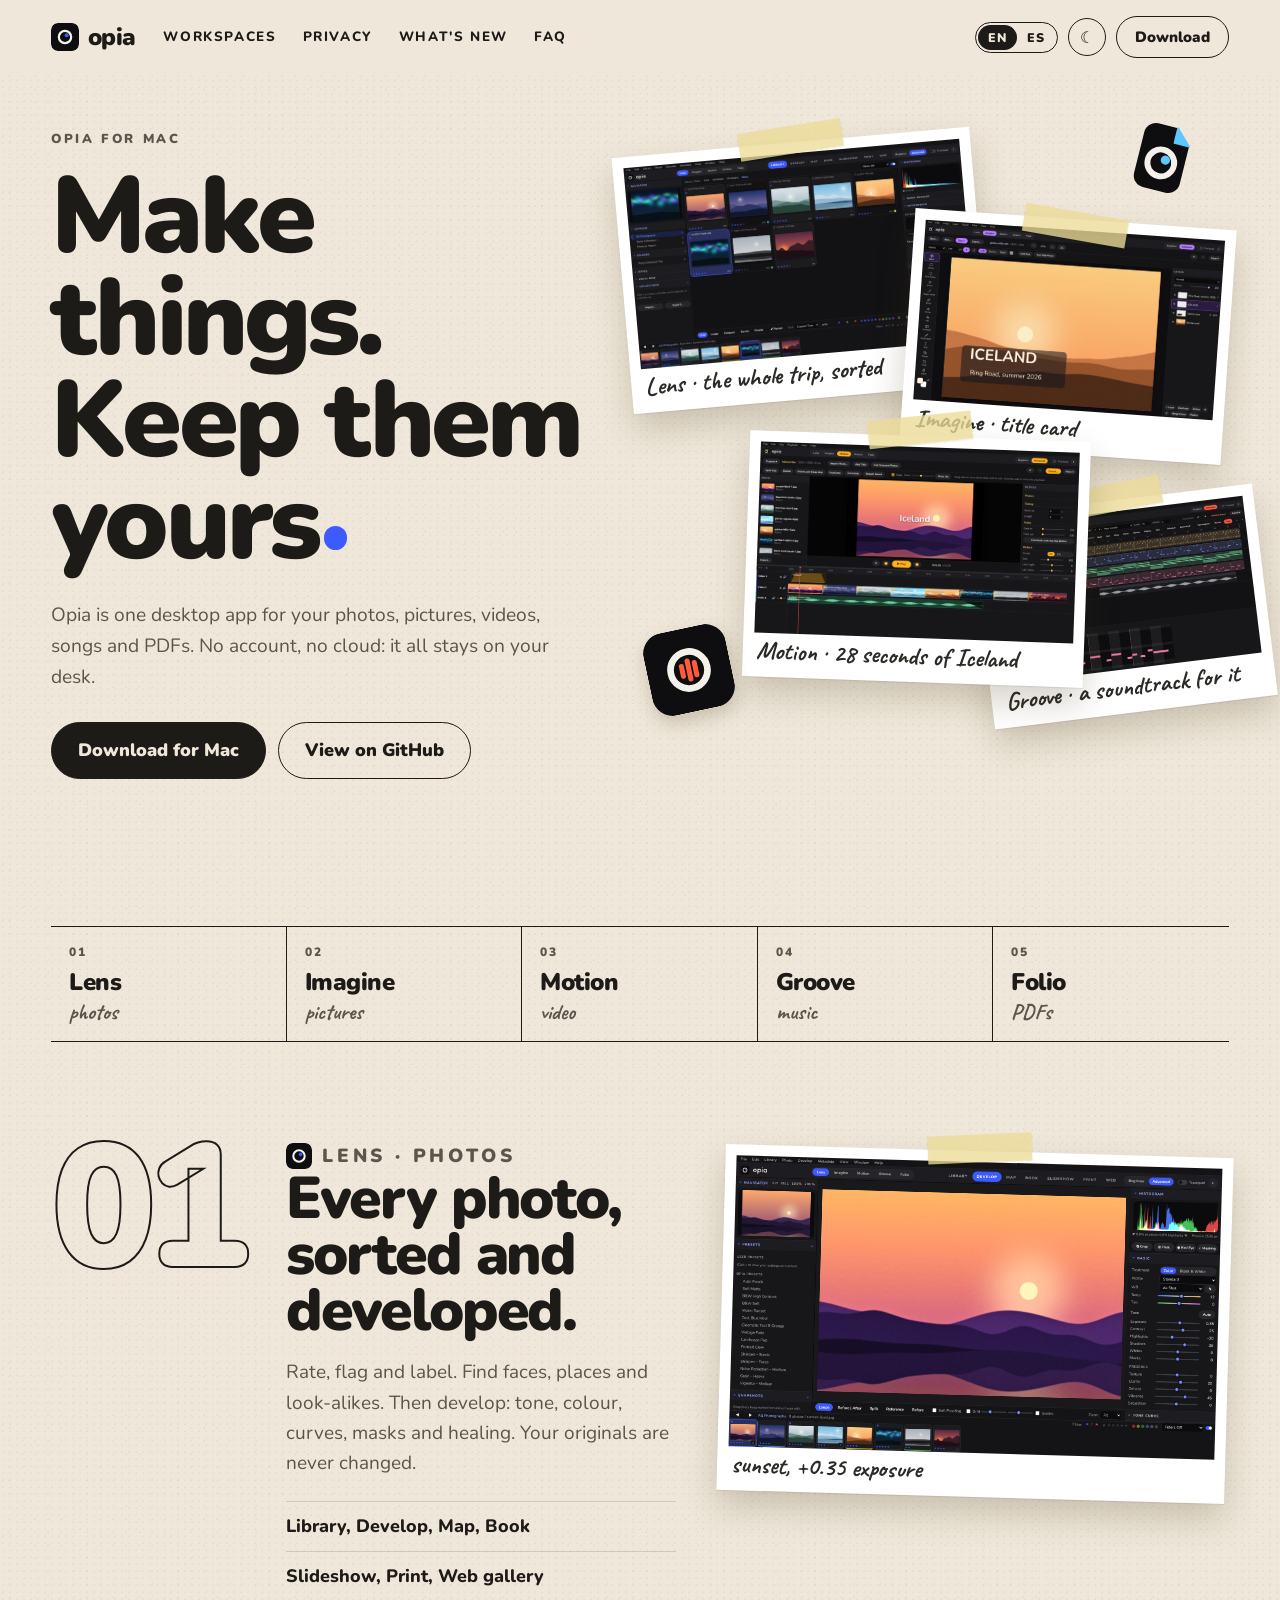
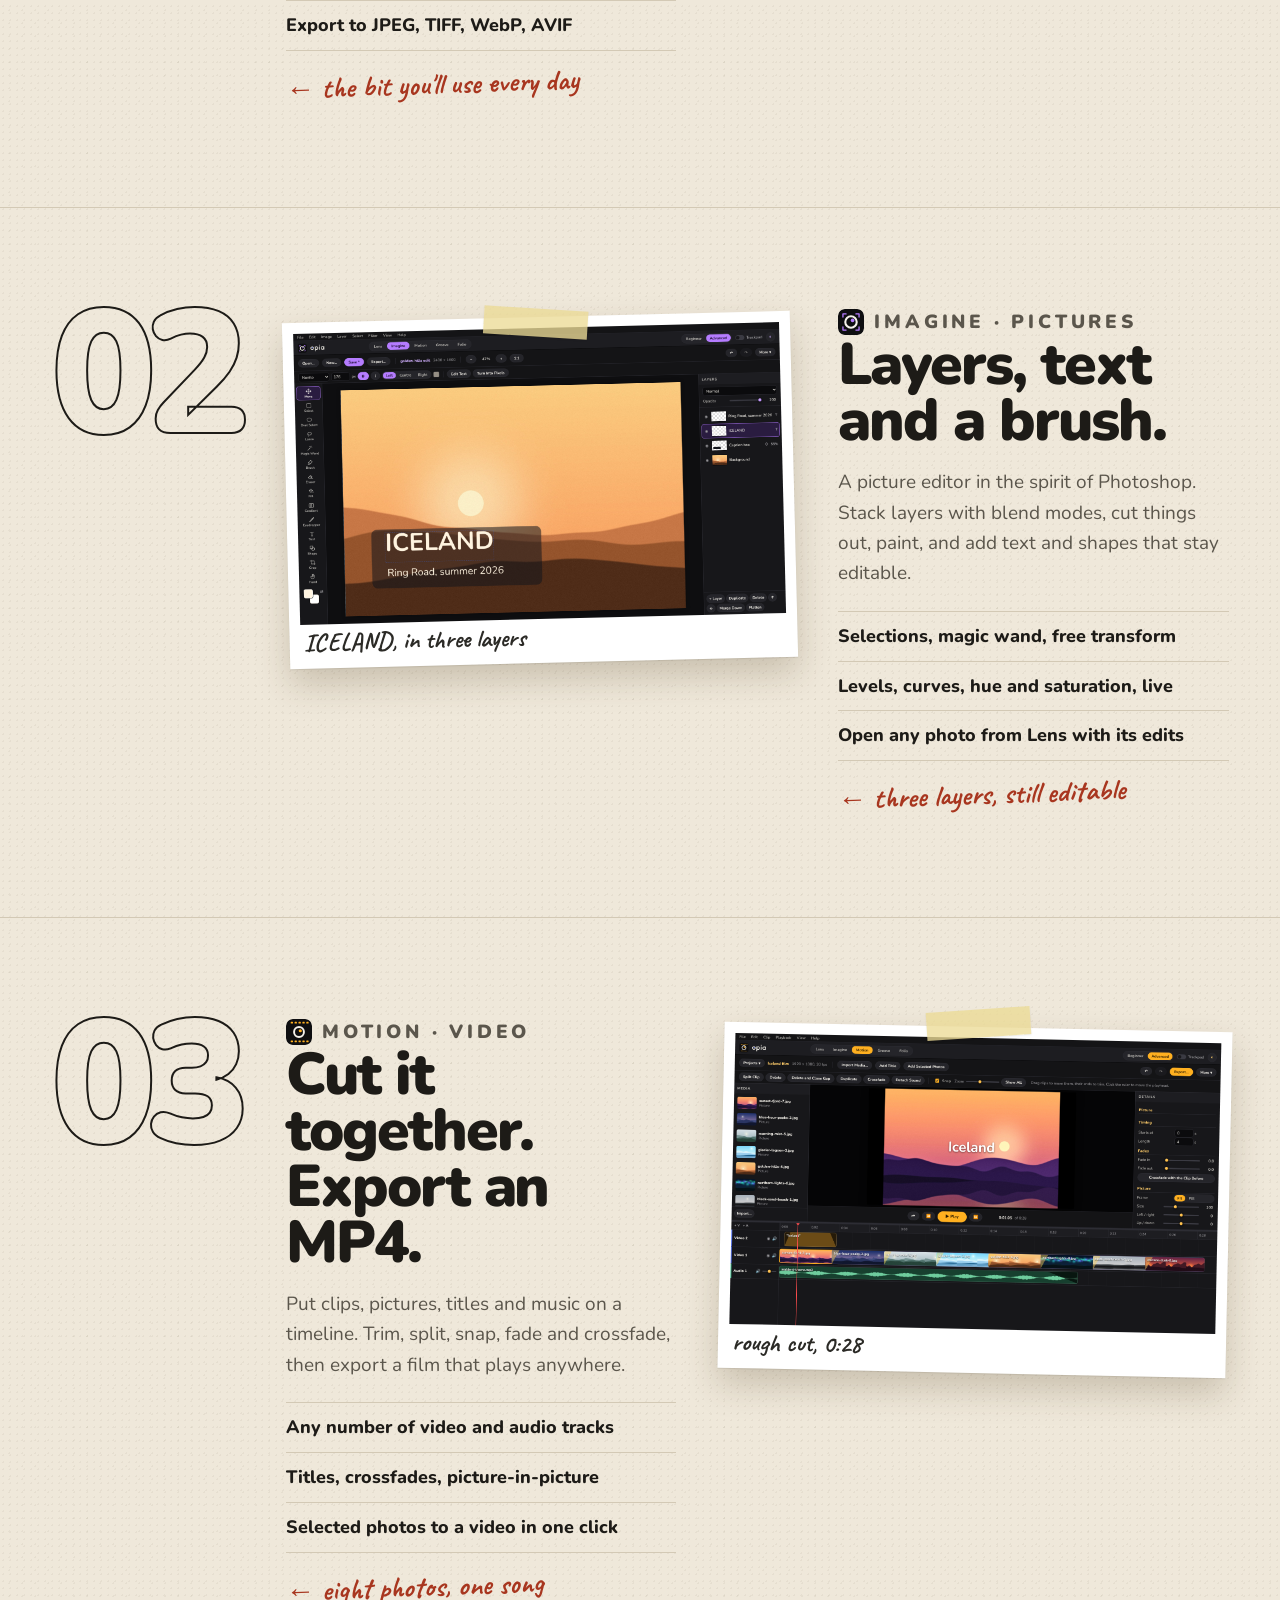
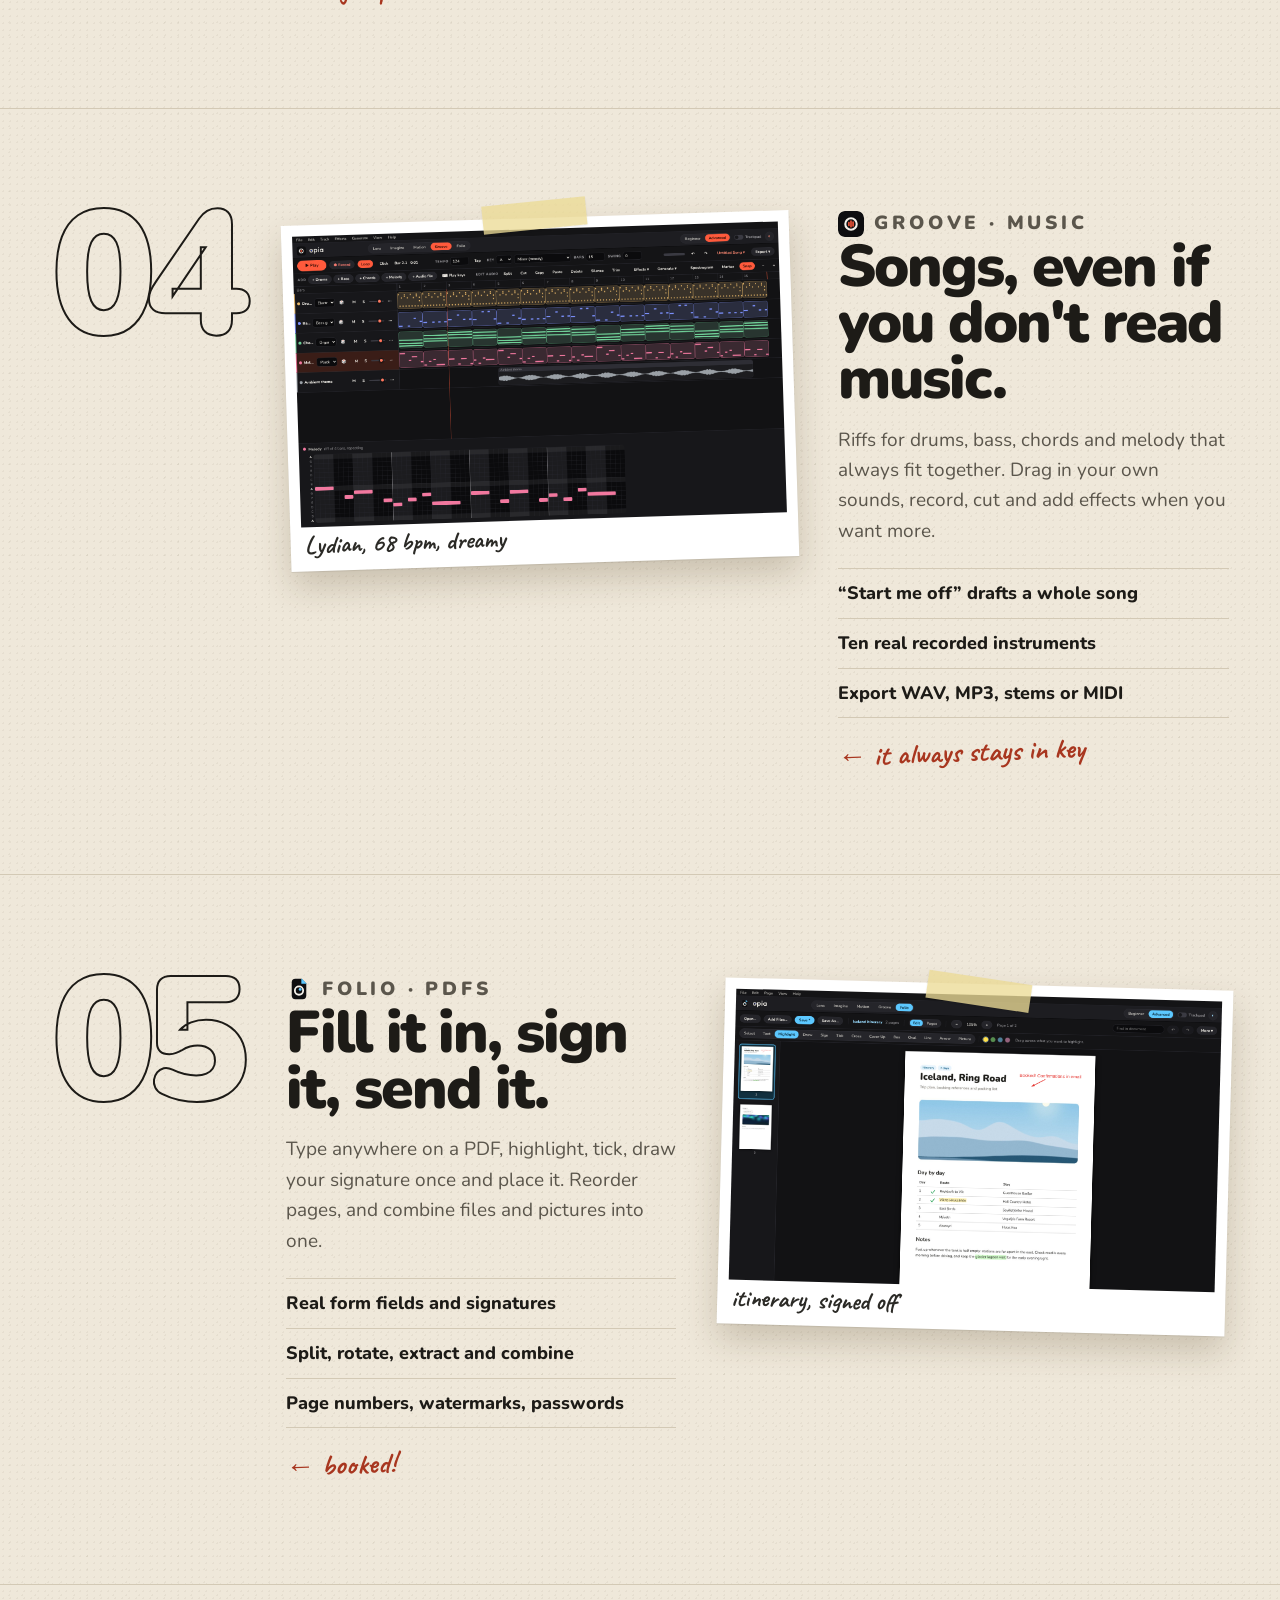
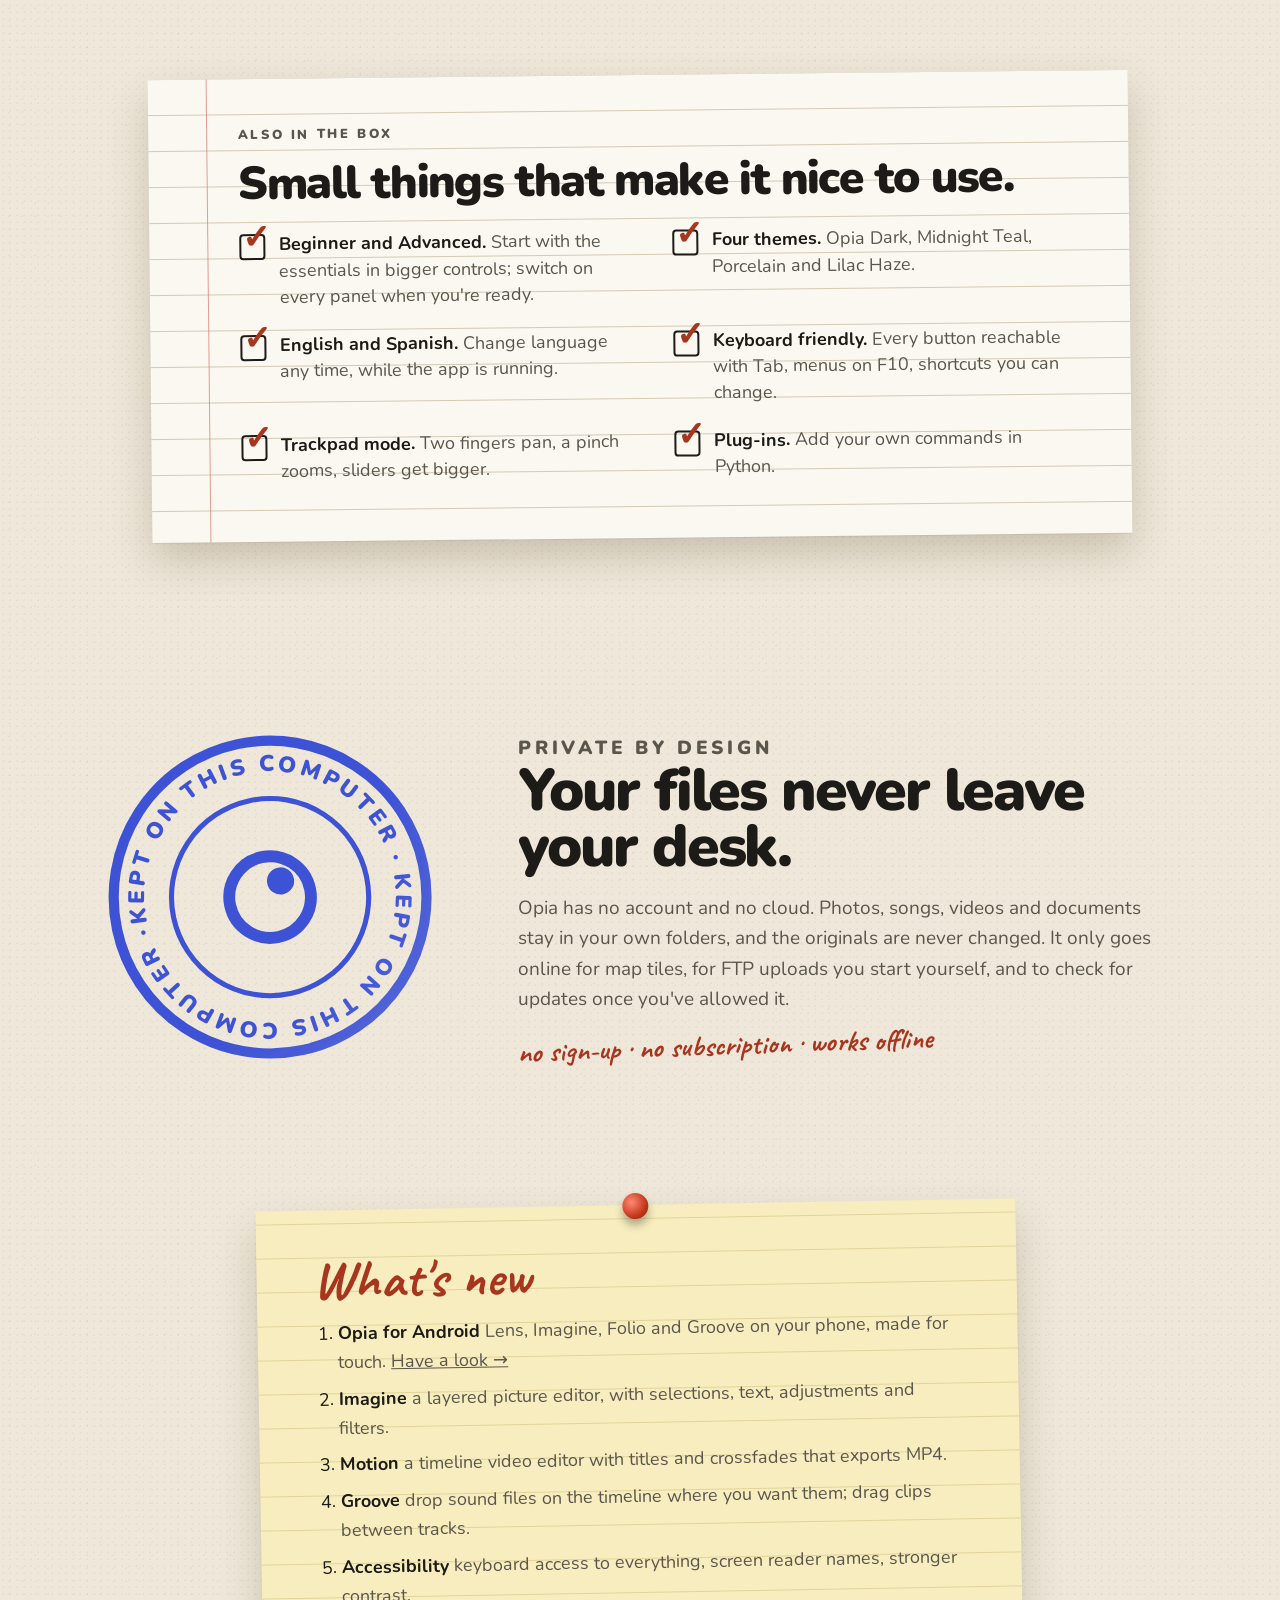
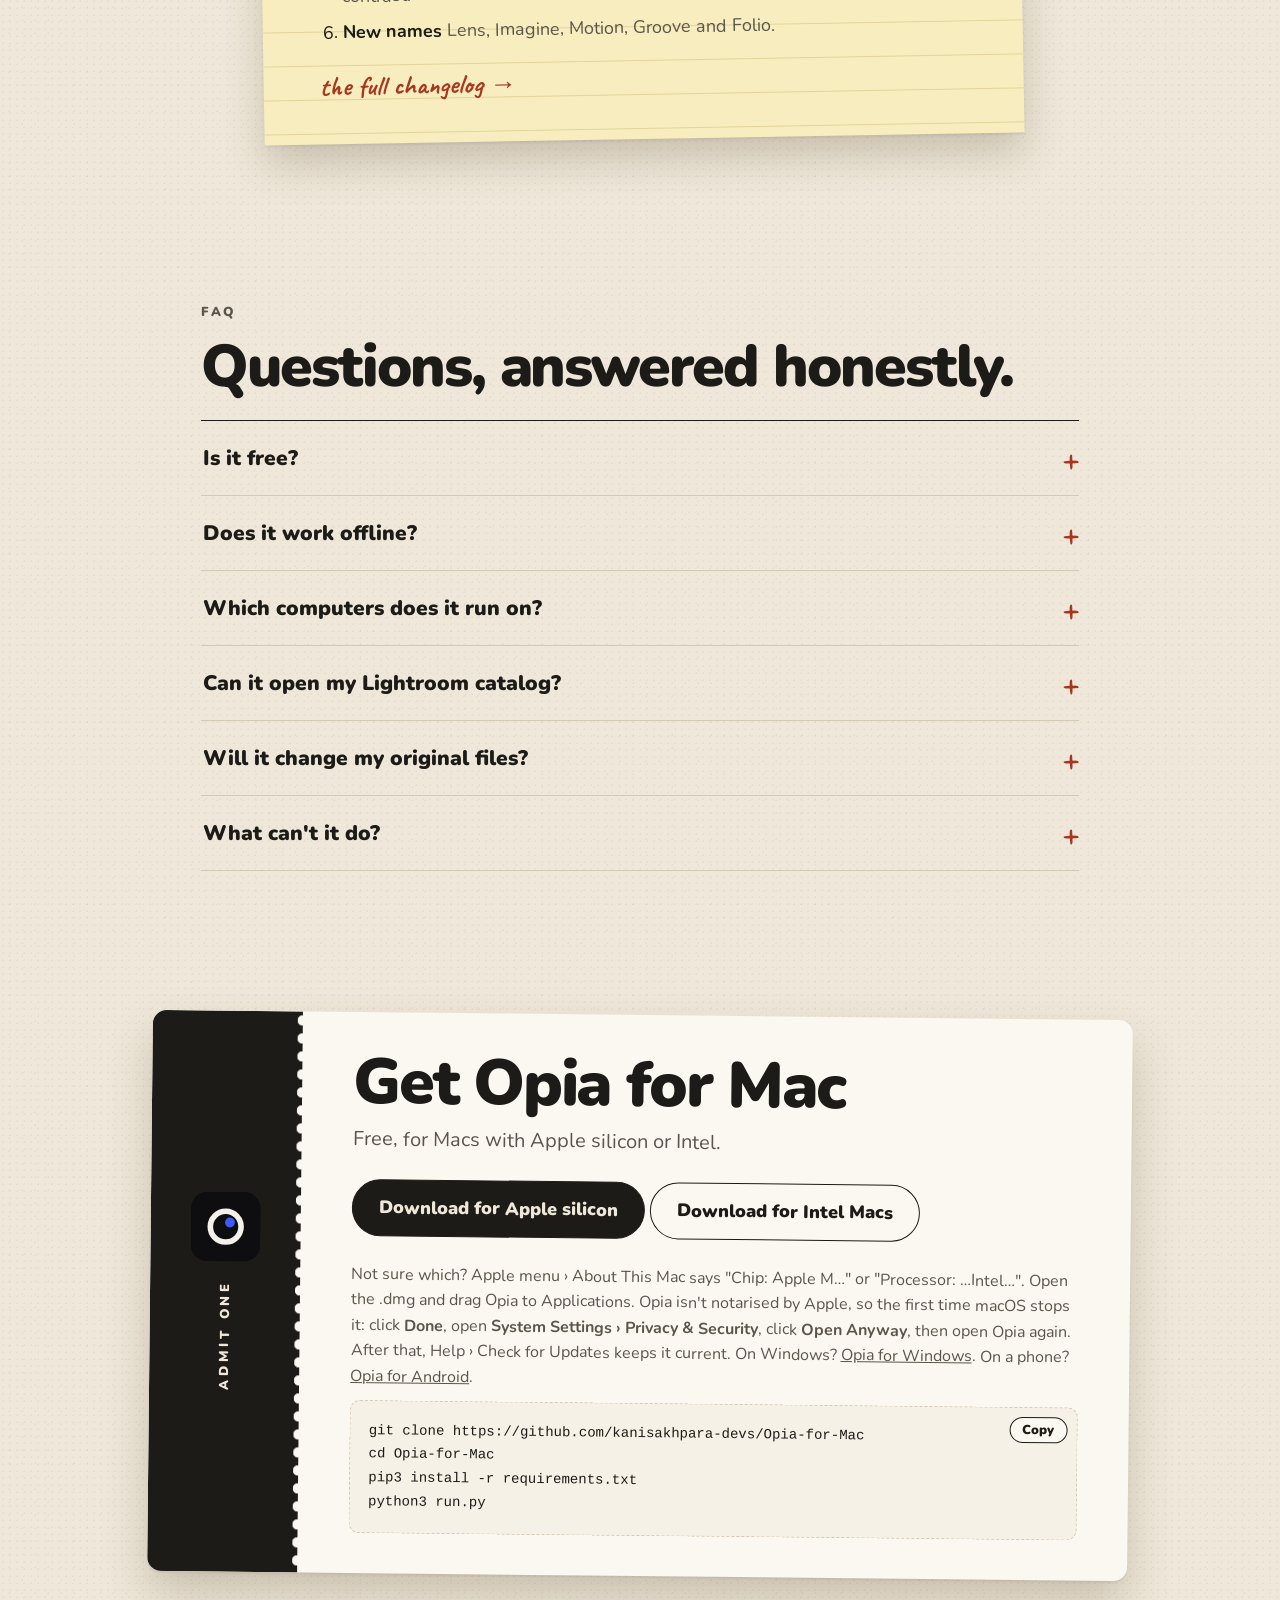
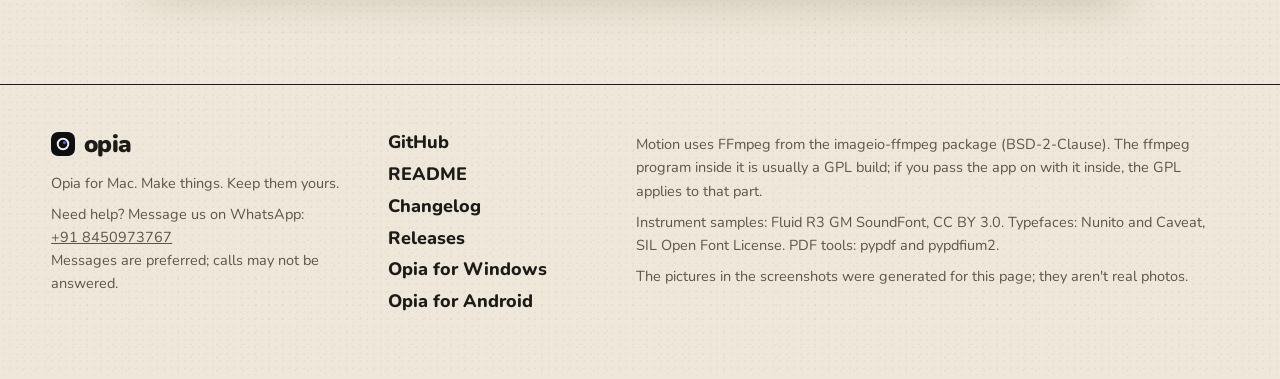
<file: docs/index.html>
<!doctype html>
<html lang="en" data-theme="light">
<head>
<meta charset="utf-8">
<meta name="viewport" content="width=device-width, initial-scale=1">
<title>Opia for Mac: make things, keep them yours</title>
<meta name="description" content="Opia is a free desktop app with five workspaces: Lens for photos, Imagine for pictures, Motion for video, Groove for music and Folio for PDFs. Everything stays on your computer.">
<meta property="og:title" content="Opia for Mac">
<meta property="og:description" content="Make things. Keep them yours. Photos, pictures, video, music and PDFs in one desktop app.">
<meta property="og:image" content="readme/banner.png">
<meta name="theme-color" content="#efe8da">
<link rel="icon" href="assets/opia-icon.svg">
<link rel="preload" href="assets/Caveat.ttf" as="font" type="font/ttf" crossorigin>
<link rel="stylesheet" href="site.css">
<script>/* hide what animates in only when the script can show it again; keep the visitor's theme from the first paint */
document.documentElement.classList.add('js'); try { if (localStorage.getItem('opia-site-theme') === 'dark') document.documentElement.dataset.theme = 'dark'; } catch (e) {}</script>
</head>
<body>
<a class="skip" href="#main" data-i18n="skip">Skip to content</a>

<header class="top">
  <a class="brand" href="#top" aria-label="Opia for Mac, back to the top"><img src="assets/opia-icon.svg" alt="" width="28" height="28"><span>opia</span></a>
  <nav class="links" aria-label="Sections">
    <a href="#workspaces" data-i18n="nav.ws">Workspaces</a>
    <a href="#private" data-i18n="nav.private">Privacy</a>
    <a href="#new" data-i18n="nav.new">What's new</a>
    <a href="#faq" data-i18n="nav.faq">FAQ</a>
  </nav>
  <div class="controls">
    <div class="lang" role="group" aria-label="Language">
      <button type="button" data-lang="en" aria-pressed="true">EN</button><button type="button" data-lang="es" aria-pressed="false">ES</button>
    </div>
    <button type="button" class="theme" aria-label="Switch to the dark theme"><span class="sun" aria-hidden="true">☀</span><span class="moon" aria-hidden="true">☾</span></button>
    <a class="pill" href="#download" data-i18n="nav.download">Download</a>
  </div>
</header>

<main id="main">
  <!-- the desk -->
  <section class="hero" id="top">
    <div class="hero-copy">
      <p class="kicker plain" data-i18n="hero.k">Opia for Mac</p>
      <h1 data-i18n="hero.title">Make things.<br>Keep them yours<span class="dot" aria-hidden="true"></span></h1>
      <p class="sub" data-i18n="hero.sub">Opia is one desktop app for your photos, pictures, videos, songs and PDFs. No account, no cloud: it all stays on your desk.</p>
      <div class="cta">
        <a class="pill ink big" href="#download" data-i18n="hero.download">Download for Mac</a>
        <a class="pill big" href="https://github.com/kanisakhpara-devs/Opia-for-Mac" data-i18n="hero.github">View on GitHub</a>
      </div>
      <p class="note hand write" data-i18n="hero.note">↓ five workspaces, one app</p>
    </div>
    <div class="desk" aria-hidden="true">
      <figure class="print drop" style="--r:-5deg; --d:0"><span class="tape"></span><img src="readme/photos.png" alt="" width="1600" height="960"><figcaption class="hand" data-i18n="hero.c1">Lens · the whole trip, sorted</figcaption></figure>
      <figure class="print drop" style="--r:4deg; --d:1"><span class="tape" style="--t:6deg"></span><img src="readme/image.png" alt="" width="1600" height="960"><figcaption class="hand" data-i18n="hero.c2">Imagine · title card</figcaption></figure>
      <figure class="print drop" style="--r:2deg; --d:2"><span class="tape" style="--t:-8deg"></span><img src="readme/video.png" alt="" width="1600" height="960"><figcaption class="hand" data-i18n="hero.c3">Motion · 28 seconds of Iceland</figcaption></figure>
      <figure class="print drop" style="--r:-7deg; --d:3"><span class="tape"></span><img src="readme/music.png" alt="" width="1600" height="960"><figcaption class="hand" data-i18n="hero.c4">Groove · a soundtrack for it</figcaption></figure>
      <img class="sticker drop" src="assets/opia-music-icon.svg" alt="" style="--r:-12deg; --d:4">
      <img class="sticker drop" src="assets/opia-pdf-icon.svg" alt="" style="--r:14deg; --d:5">
    </div>
  </section>

  <!-- contents -->
  <nav class="index" id="workspaces" aria-label="Workspaces">
    <a href="#lens" style="--c:#3d5afe"><small>01</small>Lens<span data-i18n="ix.1">photos</span></a>
    <a href="#imagine" style="--c:#8a4fe0"><small>02</small>Imagine<span data-i18n="ix.2">pictures</span></a>
    <a href="#motion" style="--c:#c27800"><small>03</small>Motion<span data-i18n="ix.3">video</span></a>
    <a href="#groove" style="--c:#c4381d"><small>04</small>Groove<span data-i18n="ix.4">music</span></a>
    <a href="#folio" style="--c:#0f75b0"><small>05</small>Folio<span data-i18n="ix.5">PDFs</span></a>
  </nav>

  <!-- the five spreads -->
  <section class="spread" id="lens" aria-labelledby="h-lens">
    <div class="num" aria-hidden="true">01</div>
    <div class="words">
      <p class="kicker"><img src="assets/opia-icon.svg" alt="" width="26" height="26"><span data-i18n="lens.k">Lens · photos</span></p>
      <h2 id="h-lens" data-i18n="lens.h">Every photo, sorted and developed.</h2>
      <p data-i18n="lens.p">Rate, flag and label. Find faces, places and look-alikes. Then develop: tone, colour, curves, masks and healing. Your originals are never changed.</p>
      <ul>
        <li data-i18n="lens.1">Library, Develop, Map, Book</li>
        <li data-i18n="lens.2">Slideshow, Print, Web gallery</li>
        <li data-i18n="lens.3">Export to JPEG, TIFF, WebP, AVIF</li>
      </ul>
      <p class="margin hand write" data-i18n="lens.m">← the bit you'll use every day</p>
    </div>
    <figure class="print settle" style="--r:1.6deg"><span class="tape"></span><img src="readme/develop.png" alt="Lens, developing a sunset photo: exposure, contrast and vibrance raised" width="1600" height="960" loading="lazy"><figcaption class="hand" data-i18n="lens.c">sunset, +0.35 exposure</figcaption></figure>
  </section>

  <section class="spread flip" id="imagine" aria-labelledby="h-imagine">
    <div class="num" aria-hidden="true">02</div>
    <div class="words">
      <p class="kicker"><img src="assets/opia-image-icon.svg" alt="" width="26" height="26"><span data-i18n="imagine.k">Imagine · pictures</span></p>
      <h2 id="h-imagine" data-i18n="imagine.h">Layers, text and a brush.</h2>
      <p data-i18n="imagine.p">A picture editor in the spirit of Photoshop. Stack layers with blend modes, cut things out, paint, and add text and shapes that stay editable.</p>
      <ul>
        <li data-i18n="imagine.1">Selections, magic wand, free transform</li>
        <li data-i18n="imagine.2">Levels, curves, hue and saturation, live</li>
        <li data-i18n="imagine.3">Open any photo from Lens with its edits</li>
      </ul>
      <p class="margin hand write" data-i18n="imagine.m">← three layers, still editable</p>
    </div>
    <figure class="print settle" style="--r:-1.4deg"><span class="tape" style="--t:5deg"></span><img src="readme/image.png" alt="Imagine, with a caption box and two editable text layers over a photo" width="1600" height="960" loading="lazy"><figcaption class="hand" data-i18n="imagine.c">ICELAND, in three layers</figcaption></figure>
  </section>

  <section class="spread" id="motion" aria-labelledby="h-motion">
    <div class="num" aria-hidden="true">03</div>
    <div class="words">
      <p class="kicker"><img src="assets/opia-video-icon.svg" alt="" width="26" height="26"><span data-i18n="motion.k">Motion · video</span></p>
      <h2 id="h-motion" data-i18n="motion.h">Cut it together. Export an MP4.</h2>
      <p data-i18n="motion.p">Put clips, pictures, titles and music on a timeline. Trim, split, snap, fade and crossfade, then export a film that plays anywhere.</p>
      <ul>
        <li data-i18n="motion.1">Any number of video and audio tracks</li>
        <li data-i18n="motion.2">Titles, crossfades, picture-in-picture</li>
        <li data-i18n="motion.3">Selected photos to a video in one click</li>
      </ul>
      <p class="margin hand write" data-i18n="motion.m">← eight photos, one song</p>
    </div>
    <figure class="print settle" style="--r:1.2deg"><span class="tape" style="--t:-5deg"></span><img src="readme/video.png" alt="Motion, with a title over a photo and a timeline of photo clips and music" width="1600" height="960" loading="lazy"><figcaption class="hand" data-i18n="motion.c">rough cut, 0:28</figcaption></figure>
  </section>

  <section class="spread flip" id="groove" aria-labelledby="h-groove">
    <div class="num" aria-hidden="true">04</div>
    <div class="words">
      <p class="kicker"><img src="assets/opia-music-icon.svg" alt="" width="26" height="26"><span data-i18n="groove.k">Groove · music</span></p>
      <h2 id="h-groove" data-i18n="groove.h">Songs, even if you don't read music.</h2>
      <p data-i18n="groove.p">Riffs for drums, bass, chords and melody that always fit together. Drag in your own sounds, record, cut and add effects when you want more.</p>
      <ul>
        <li data-i18n="groove.1">“Start me off” drafts a whole song</li>
        <li data-i18n="groove.2">Ten real recorded instruments</li>
        <li data-i18n="groove.3">Export WAV, MP3, stems or MIDI</li>
      </ul>
      <p class="margin hand write" data-i18n="groove.m">← it always stays in key</p>
    </div>
    <figure class="print settle" style="--r:-1.8deg"><span class="tape"></span><img src="readme/music.png" alt="Groove, with drums, bass, chords and melody riffs and an ambient audio track" width="1600" height="960" loading="lazy"><figcaption class="hand" data-i18n="groove.c">Lydian, 68 bpm, dreamy</figcaption></figure>
  </section>

  <section class="spread" id="folio" aria-labelledby="h-folio">
    <div class="num" aria-hidden="true">05</div>
    <div class="words">
      <p class="kicker"><img src="assets/opia-pdf-icon.svg" alt="" width="26" height="26"><span data-i18n="folio.k">Folio · PDFs</span></p>
      <h2 id="h-folio" data-i18n="folio.h">Fill it in, sign it, send it.</h2>
      <p data-i18n="folio.p">Type anywhere on a PDF, highlight, tick, draw your signature once and place it. Reorder pages, and combine files and pictures into one.</p>
      <ul>
        <li data-i18n="folio.1">Real form fields and signatures</li>
        <li data-i18n="folio.2">Split, rotate, extract and combine</li>
        <li data-i18n="folio.3">Page numbers, watermarks, passwords</li>
      </ul>
      <p class="margin hand write" data-i18n="folio.m">← booked!</p>
    </div>
    <figure class="print settle" style="--r:1.5deg"><span class="tape" style="--t:7deg"></span><img src="readme/pdf.png" alt="Folio, with highlighted text, ticks and a handwritten-style note on an itinerary" width="1600" height="960" loading="lazy"><figcaption class="hand" data-i18n="folio.c">itinerary, signed off</figcaption></figure>
  </section>

  <!-- also in the box: a ticked list on ruled paper -->
  <section class="sheet" aria-labelledby="h-box">
    <p class="kicker plain" data-i18n="box.k">Also in the box</p>
    <h2 id="h-box" data-i18n="box.h">Small things that make it nice to use.</h2>
    <ul class="checklist">
      <li class="tick-in"><b data-i18n="b1.t">Beginner and Advanced.</b> <span data-i18n="b1.p">Start with the essentials in bigger controls; switch on every panel when you're ready.</span></li>
      <li class="tick-in"><b data-i18n="b2.t">Four themes.</b> <span data-i18n="b2.p">Opia Dark, Midnight Teal, Porcelain and Lilac Haze.</span></li>
      <li class="tick-in"><b data-i18n="b3.t">English and Spanish.</b> <span data-i18n="b3.p">Change language any time, while the app is running.</span></li>
      <li class="tick-in"><b data-i18n="b4.t">Keyboard friendly.</b> <span data-i18n="b4.p">Every button reachable with Tab, menus on F10, shortcuts you can change.</span></li>
      <li class="tick-in"><b data-i18n="b5.t">Trackpad mode.</b> <span data-i18n="b5.p">Two fingers pan, a pinch zooms, sliders get bigger.</span></li>
      <li class="tick-in"><b data-i18n="b6.t">Plug-ins.</b> <span data-i18n="b6.p">Add your own commands in Python.</span></li>
    </ul>
  </section>

  <!-- privacy: a rubber stamp -->
  <section class="private" id="private" aria-labelledby="h-private">
    <div class="stamp" aria-hidden="true"><svg viewBox="0 0 200 200"><defs><path id="ring" d="M100 100 m-74 0 a74 74 0 1 1 148 0 a74 74 0 1 1 -148 0"/></defs><circle cx="100" cy="100" r="92" class="s1"/><circle cx="100" cy="100" r="58" class="s2"/><text><textPath href="#ring" data-i18n="st.ring">KEPT ON THIS COMPUTER · KEPT ON THIS COMPUTER · </textPath></text><circle cx="100" cy="100" r="24" class="s3"/><circle cx="108" cy="92" r="8" class="s4"/></svg></div>
    <div class="words">
      <p class="kicker plain" data-i18n="p.k">Private by design</p>
      <h2 id="h-private" data-i18n="p.h">Your files never leave your desk.</h2>
      <p data-i18n="p.p">Opia has no account and no cloud. Photos, songs, videos and documents stay in your own folders, and the originals are never changed. It only goes online for map tiles, for FTP uploads you start yourself, and to check for updates once you've allowed it.</p>
      <p class="margin hand write" data-i18n="p.m">no sign-up · no subscription · works offline</p>
    </div>
  </section>

  <!-- what's new: a pinned memo -->
  <section class="memo-wrap" id="new" aria-labelledby="h-new">
    <div class="memo settle" style="--r:-1deg">
      <span class="pin" aria-hidden="true"></span>
      <h2 id="h-new" class="hand" data-i18n="n.h">What's new</h2>
      <ol>
        <li><b>Opia for Android</b> <span data-i18n="n6">Lens, Imagine, Folio and Groove on your phone, made for touch. <a href="https://kanisakhpara-devs.github.io/Opia-for-Android/">Have a look →</a></span></li>
        <li><b>Imagine</b> <span data-i18n="n1">a layered picture editor, with selections, text, adjustments and filters.</span></li>
        <li><b>Motion</b> <span data-i18n="n2">a timeline video editor with titles and crossfades that exports MP4.</span></li>
        <li><b>Groove</b> <span data-i18n="n3">drop sound files on the timeline where you want them; drag clips between tracks.</span></li>
        <li><b data-i18n="n4.t">Accessibility</b> <span data-i18n="n4">keyboard access to everything, screen reader names, stronger contrast.</span></li>
        <li><b data-i18n="n5.t">New names</b> <span data-i18n="n5">Lens, Imagine, Motion, Groove and Folio.</span></li>
      </ol>
      <a class="hand more" href="https://github.com/kanisakhpara-devs/Opia-for-Mac/blob/main/CHANGELOG.md" data-i18n="n.more">the full changelog →</a>
    </div>
  </section>

  <!-- FAQ on ruled lines -->
  <section class="faq" id="faq" aria-labelledby="h-faq">
    <p class="kicker plain">FAQ</p>
    <h2 id="h-faq" data-i18n="q.h">Questions, answered honestly.</h2>
    <div class="qs">
      <details><summary data-i18n="q1">Is it free?</summary><p data-i18n="a1">Yes. There is nothing to pay and no account to make. The project hasn't chosen an open-source licence yet, so for now the code is shared to look at and run, not to reuse.</p></details>
      <details><summary data-i18n="q2">Does it work offline?</summary><p data-i18n="a2">Yes. Everything runs on your computer. Only the map in Lens needs the internet, to fetch map tiles.</p></details>
      <details><summary data-i18n="q3">Which computers does it run on?</summary><p data-i18n="a3">Macs with Apple silicon (M1 and later) and Macs with Intel processors; there's a download for each. It's an alpha: every build is opened and checked on GitHub's Macs, but it hasn't been tried on many real ones yet. For Windows there's <a href="https://kanisakhpara-devs.github.io/Opia-for-Windows/">Opia for Windows</a>.</p></details>
      <details><summary data-i18n="q4">Can it open my Lightroom catalog?</summary><p data-i18n="a4">No. Lens has its own catalog format. It reads XMP sidecar files, so ratings, keywords and edits saved that way come across.</p></details>
      <details><summary data-i18n="q5">Will it change my original files?</summary><p data-i18n="a5">No. Edits are stored separately, and Imagine, Motion and Folio save new files. Your originals are only overwritten if you choose to save over them.</p></details>
      <details><summary data-i18n="q6">What can't it do?</summary><p data-i18n="a6">Photo editing is 8-bit, Imagine has no PSD support or layer masks, Motion has no speed changes or keyframes, and Folio can't rewrite existing PDF text or read scans. The README lists every limit.</p></details>
    </div>
  </section>

  <!-- download: a ticket -->
  <section class="download" id="download" aria-labelledby="h-dl">
    <div class="ticket settle" style="--r:.6deg">
      <div class="stub" aria-hidden="true"><img src="assets/opia-icon.svg" alt="" width="70" height="70"><span>ADMIT ONE</span></div>
      <div class="main">
        <h2 id="h-dl" data-i18n="d.h">Get Opia for Mac</h2>
        <p data-i18n="d.p">Free, for Macs with Apple silicon or Intel.</p>
        <a class="pill ink big" href="https://github.com/kanisakhpara-devs/Opia-for-Mac/releases/latest/download/Opia-AppleSilicon.dmg" data-i18n="d.btn">Download for Apple silicon</a>
        <a class="pill big" href="https://github.com/kanisakhpara-devs/Opia-for-Mac/releases/latest/download/Opia-Intel.dmg" data-i18n="d.btn2">Download for Intel Macs</a>
        <p class="small" data-i18n="d.note">Not sure which? Apple menu › About This Mac says "Chip: Apple M…" or "Processor: …Intel…". Open the .dmg and drag Opia to Applications. Opia isn't notarised by Apple, so the first time macOS stops it: click <b>Done</b>, open <b>System Settings › Privacy &amp; Security</b>, click <b>Open Anyway</b>, then open Opia again. After that, Help › Check for Updates keeps it current. On Windows? <a href="https://kanisakhpara-devs.github.io/Opia-for-Windows/">Opia for Windows</a>. On a phone? <a href="https://kanisakhpara-devs.github.io/Opia-for-Android/">Opia for Android</a>.</p>
        <div class="code"><pre tabindex="0" aria-label="Commands to run Opia from source"><code>git clone https://github.com/kanisakhpara-devs/Opia-for-Mac
cd Opia-for-Mac
pip3 install -r requirements.txt
python3 run.py</code></pre><button type="button" class="copy" data-i18n="d.copy">Copy</button></div>
      </div>
    </div>
  </section>
</main>

<footer class="foot">
  <div class="colophon">
    <div><a class="brand" href="#top"><img src="assets/opia-icon.svg" alt="" width="24" height="24"><span>opia</span></a><p data-i18n="ft.p">Opia for Mac. Make things. Keep them yours.</p><p class="help"><span data-i18n="ft.help">Need help? Message us on WhatsApp:</span> <a href="https://wa.me/918450973767" style="white-space:nowrap">+91 8450973767</a><br><span data-i18n="ft.help2">Messages are preferred; calls may not be answered.</span></p></div>
    <div class="flinks"><a href="https://github.com/kanisakhpara-devs/Opia-for-Mac">GitHub</a><a href="https://github.com/kanisakhpara-devs/Opia-for-Mac#readme">README</a><a href="https://github.com/kanisakhpara-devs/Opia-for-Mac/blob/main/CHANGELOG.md" data-i18n="ft.changelog">Changelog</a><a href="https://github.com/kanisakhpara-devs/Opia-for-Mac/releases" data-i18n="ft.releases">Releases</a><a href="https://kanisakhpara-devs.github.io/Opia-for-Windows/">Opia for Windows</a><a href="https://kanisakhpara-devs.github.io/Opia-for-Android/">Opia for Android</a></div>
    <div class="credits">
      <p data-i18n="ft.c1">Motion uses FFmpeg from the imageio-ffmpeg package (BSD-2-Clause). The ffmpeg program inside it is usually a GPL build; if you pass the app on with it inside, the GPL applies to that part.</p>
      <p data-i18n="ft.c2">Instrument samples: Fluid R3 GM SoundFont, CC BY 3.0. Typefaces: Nunito and Caveat, SIL Open Font License. PDF tools: pypdf and pypdfium2.</p>
      <p data-i18n="ft.c3">The pictures in the screenshots were generated for this page; they aren't real photos.</p>
    </div>
  </div>
</footer>
<script src="site.js"></script>
</body>
</html>
</file>
<file: docs/site.css>
/* Opia website: a light table. Prints taped to warm paper, handwritten notes in the margins, numbered spreads.
   Light (paper) by default; the dark theme is the same desk at night. */
@font-face { font-family: Nunito; src: url(assets/Nunito.ttf) format('truetype'); font-weight: 200 1000; font-display: swap; }
@font-face { font-family: Caveat; src: url(assets/Caveat.ttf) format('truetype'); font-weight: 400 700; font-display: swap; }

:root, [data-theme=light] {
  --paper: #efe8da; --paper2: #e7dfcd; --card: #fbf8f1; --ink: #1d1b17; --soft: #5b564c; --rule: #d3c9b5; --grain: rgba(60, 45, 20, .05);
  --red: #a8361f; --tape: rgba(236, 219, 150, .78); --print: #ffffff; --shadow: rgba(70, 50, 20, .22); --memo: #f7edbf; --memo-line: #e2d39a; --code: #f6f1e6;
}
[data-theme=dark] {
  --paper: #191713; --paper2: #221f1a; --card: #24211b; --ink: #f1ebde; --soft: #b4ac9c; --rule: #3a352c; --grain: rgba(255, 240, 210, .045);
  --red: #ff9a7d; --tape: rgba(214, 196, 120, .55); --print: #efe9dc; --shadow: rgba(0, 0, 0, .6); --memo: #2b2820; --memo-line: #3d382c; --code: #121110;
}
* { box-sizing: border-box; }
html { scroll-behavior: smooth; scroll-padding-top: 76px; }
html { overflow-x: clip; }
body { margin: 0; color: var(--ink); background-color: var(--paper); font: 18px/1.6 Nunito, system-ui, sans-serif; overflow-x: hidden; overflow-x: clip; transition: background-color .5s, color .5s;
  background-image: radial-gradient(var(--grain) 1px, transparent 1px), radial-gradient(var(--grain) 1px, transparent 1px); background-size: 7px 7px, 13px 13px; background-position: 0 0, 3px 5px; }
img { max-width: 100%; display: block; }
a { color: inherit; }
h1, h2 { margin: 0; letter-spacing: -.035em; line-height: .95; font-weight: 900; }
h2 { font-size: clamp(36px, 4.6vw, 62px); }
.hand { font-family: Caveat, 'Segoe Script', cursive; font-weight: 700; letter-spacing: 0; }
.skip { position: absolute; left: -999px; top: 8px; z-index: 100; background: var(--ink); color: var(--paper); padding: 8px 14px; border-radius: 8px; }
.skip:focus { left: 8px; }
:focus-visible { outline: 3px solid var(--red); outline-offset: 3px; border-radius: 4px; }

/* ---- header */
.top { position: sticky; top: 0; z-index: 50; display: flex; align-items: center; gap: 28px; padding: 16px clamp(18px, 4vw, 56px); background: var(--paper); border-bottom: 1.5px solid transparent; transition: border-color .3s, background-color .5s; }
.top.scrolled { border-bottom-color: var(--ink); }
.brand { display: flex; align-items: center; gap: 9px; text-decoration: none; font-weight: 900; font-size: 24px; letter-spacing: -.03em; }
.brand img { border-radius: 7px; }
.links { display: flex; gap: 26px; }
.links a { text-decoration: none; font-weight: 800; font-size: 13.5px; letter-spacing: .12em; text-transform: uppercase; padding: 2px 0; background: linear-gradient(var(--ink), var(--ink)) 0 100% / 0 1.5px no-repeat; transition: background-size .3s; }
.links a:hover, .links a.on { background-size: 100% 1.5px; }
.controls { margin-left: auto; display: flex; align-items: center; gap: 10px; }
.lang { display: flex; border: 1.5px solid var(--ink); border-radius: 999px; padding: 2px; }
.lang button { border: 0; background: none; color: var(--ink); font: 900 12.5px Nunito, sans-serif; letter-spacing: .08em; padding: 4px 10px; border-radius: 999px; cursor: pointer; }
.lang button[aria-pressed=true] { background: var(--ink); color: var(--paper); }
.theme { width: 38px; height: 38px; border-radius: 50%; border: 1.5px solid var(--ink); background: none; color: var(--ink); cursor: pointer; font-size: 16px; display: grid; place-items: center; }
.theme .sun, [data-theme=dark] .theme .moon { display: none; } [data-theme=dark] .theme .sun { display: inline; }
.pill { display: inline-flex; align-items: center; justify-content: center; padding: 8px 18px; border: 1.5px solid var(--ink); border-radius: 999px; text-decoration: none; font-weight: 900; font-size: 15px; transition: transform .2s, box-shadow .2s; }
.pill:hover { transform: translate(-2px, -2px); box-shadow: 3px 3px 0 var(--ink); }
.pill.ink { background: var(--ink); color: var(--paper); }
.pill.big { padding: 13px 26px; font-size: 18px; }

/* ---- hero: the desk */
.hero { display: grid; grid-template-columns: minmax(0, 1fr) minmax(0, 1.15fr); gap: 20px; align-items: start; padding: clamp(36px, 6vh, 70px) clamp(18px, 4vw, 56px) 40px; max-width: 1500px; margin: 0 auto; min-height: calc(100vh - 72px); }
.hero h1 { font-size: clamp(56px, 8.4vw, 124px); }
.hero h1 .dot { display: inline-block; width: .22em; height: .22em; border-radius: 50%; background: #3d5afe; margin-left: .05em; vertical-align: .08em; }
.sub { font-size: clamp(18px, 1.5vw, 22px); color: var(--soft); max-width: 500px; margin: 26px 0 0; }
.cta { display: flex; flex-wrap: wrap; gap: 12px; margin-top: 30px; }
.note { font-size: 32px; color: var(--red); margin: 46px 0 0; transform: rotate(-3deg); transform-origin: left; display: inline-block; }
.desk { position: relative; height: min(640px, 72vh); min-height: 520px; }
.print { position: absolute; margin: 0; background: var(--print); padding: 11px 11px 44px; rotate: var(--r, 0deg); box-shadow: 0 1px 1px rgba(0,0,0,.08), 0 16px 34px var(--shadow); transition: box-shadow .3s; }
.print img { width: 100%; height: auto; }
.print figcaption { position: absolute; left: 14px; right: 10px; bottom: 6px; font-size: 25px; color: #2b2a26; white-space: nowrap; overflow: hidden; text-overflow: ellipsis; }
.tape { position: absolute; z-index: 2; top: -13px; left: 50%; width: 104px; height: 28px; margin-left: -52px; background: var(--tape); box-shadow: 0 1px 2px rgba(0,0,0,.08); transform: rotate(var(--t, -4deg)); transform-origin: left center; }
.desk .print:nth-child(1) { width: 58%; left: 2%; top: 2%; z-index: 1; }
.desk .print:nth-child(2) { width: 52%; right: 0; top: 14%; z-index: 2; }
.desk .print:nth-child(3) { width: 55%; left: 22%; top: 48%; z-index: 4; }
.desk .print:nth-child(4) { width: 46%; right: -6%; top: 58%; z-index: 3; }
.sticker { position: absolute; width: 84px; border-radius: 21px; rotate: var(--r); box-shadow: 0 8px 18px var(--shadow); z-index: 5; }
.desk .sticker:nth-of-type(1) { left: 6%; top: 78%; }
.desk .sticker:nth-of-type(2) { right: 4%; top: -2%; box-shadow: none; }
.desk:hover .print:hover { box-shadow: 0 1px 1px rgba(0,0,0,.08), 0 26px 50px var(--shadow); z-index: 6; }

/* ---- contents strip */
.index { display: grid; grid-template-columns: repeat(5, 1fr); margin: 10px clamp(18px, 4vw, 56px) 0; border-top: 1.5px solid var(--ink); border-bottom: 1.5px solid var(--ink); }
.index a { position: relative; padding: 16px 18px 18px; border-right: 1.5px solid var(--ink); text-decoration: none; font-weight: 900; font-size: 24px; letter-spacing: -.02em; transition: background .3s; }
.index a:last-child { border-right: 0; }
.index a small { display: block; font-size: 12px; letter-spacing: .18em; color: var(--soft); }
.index a span { display: block; font-family: Caveat, cursive; font-weight: 700; font-size: 22px; color: var(--soft); letter-spacing: 0; line-height: 1; }
.index a::after { content: ""; position: absolute; right: 16px; top: 18px; width: 12px; height: 12px; border-radius: 50%; background: var(--c); transform: scale(0); transition: transform .3s cubic-bezier(.2,1.6,.4,1); }
.index a:hover::after, .index a:focus-visible::after { transform: scale(1); }
.index a:hover { background: var(--paper2); }

/* ---- the numbered spreads */
.spread { display: grid; grid-template-columns: 190px minmax(0, 1fr) minmax(0, 1.3fr); gap: clamp(24px, 3.5vw, 52px); padding: clamp(70px, 11vh, 120px) clamp(18px, 4vw, 56px); border-bottom: 1.5px solid var(--rule); align-items: start; max-width: 1500px; margin: 0 auto; }
.spread.flip { grid-template-columns: 190px minmax(0, 1.3fr) minmax(0, 1fr); }
.spread.flip .print { order: 2; } .spread.flip .words { order: 3; }
.num { font-size: 176px; line-height: .78; font-weight: 900; letter-spacing: -.07em; color: transparent; -webkit-text-stroke: 2px var(--ink); }
.kicker { display: flex; align-items: center; gap: 10px; font-size: 13px; letter-spacing: .2em; font-weight: 900; color: var(--soft); text-transform: uppercase; margin: 0 0 16px; }
.kicker img { border-radius: 7px; }
.words h2 { margin-bottom: 18px; }
.words > p:not(.margin) { font-size: 19px; color: var(--soft); margin: 0; }
.words ul { list-style: none; padding: 0; margin: 22px 0 0; }
.words li { padding: 10px 0; border-top: 1px solid var(--rule); font-weight: 800; }
.words li:last-child { border-bottom: 1px solid var(--rule); }
.margin { font-size: 29px; line-height: 1.2; color: var(--red); margin: 22px 0 0 !important; padding-right: .3em; display: inline-block; transform: rotate(-2deg); transform-origin: left; }
.spread .print { position: relative; margin-top: 10px; }

/* ---- also in the box */
.sheet { max-width: 980px; margin: clamp(70px, 10vh, 110px) auto; padding: 46px clamp(22px, 5vw, 70px) 50px clamp(48px, 7vw, 100px); background: var(--card); box-shadow: 0 1px 1px rgba(0,0,0,.06), 0 18px 40px var(--shadow); position: relative; rotate: -.6deg;
  background-image: linear-gradient(transparent 0 calc(100% - 1px), var(--rule) 0); background-size: 100% 36px; }
.sheet::before { content: ""; position: absolute; left: clamp(28px, 4.5vw, 66px); top: 0; bottom: 0; width: 1.5px; background: #d7766a; opacity: .7; }
.kicker.plain { display: block; }
.sheet h2 { font-size: clamp(30px, 3.6vw, 46px); margin-bottom: 18px; }
.checklist { list-style: none; padding: 0; margin: 0; display: grid; grid-template-columns: 1fr 1fr; gap: 6px 40px; }
.checklist li { position: relative; padding: 8px 0 8px 40px; line-height: 1.45; }
.checklist li span { color: var(--soft); }
.checklist li::before { content: ""; position: absolute; left: 0; top: 11px; width: 22px; height: 22px; border: 2px solid var(--ink); border-radius: 4px; }
.checklist li::after { content: "✓"; position: absolute; left: 3px; top: -2px; font: 700 34px/1 Caveat, cursive; color: var(--red); transform-origin: left bottom; }

/* ---- privacy stamp */
.private { display: grid; grid-template-columns: minmax(200px, 340px) minmax(0, 1fr); gap: clamp(30px, 6vw, 90px); align-items: center; max-width: 1180px; margin: 0 auto; padding: clamp(70px, 11vh, 120px) clamp(18px, 4vw, 56px); }
.stamp { rotate: -12deg; color: #2f46d6; }
[data-theme=dark] .stamp { color: #8fa0ff; }
.stamp svg { width: 100%; height: auto; overflow: visible; mask: radial-gradient(circle at 30% 30%, #000 60%, rgba(0,0,0,.75)); }
.stamp circle { fill: none; stroke: currentColor; } .stamp .s1 { stroke-width: 6; } .stamp .s2 { stroke-width: 3; } .stamp .s3 { stroke-width: 7; } .stamp .s4 { fill: currentColor; stroke: none; }
.stamp text { font: 900 15.5px Nunito, sans-serif; letter-spacing: .2em; white-space: pre; fill: currentColor; }
.private h2 { margin-bottom: 18px; }
.private .words > p:not(.margin) { font-size: 19px; color: var(--soft); }

/* ---- what's new: a memo pinned to the board */
.memo-wrap { padding: 30px clamp(18px, 4vw, 56px) clamp(70px, 10vh, 110px); }
.memo { position: relative; max-width: 760px; margin: 0 auto; background: var(--memo); padding: 44px clamp(22px, 5vw, 56px) 36px; rotate: var(--r); box-shadow: 0 2px 2px rgba(0,0,0,.06), 0 20px 40px var(--shadow);
  background-image: linear-gradient(transparent 0 calc(100% - 1px), var(--memo-line) 0); background-size: 100% 34px; background-position: 0 14px; }
.memo h2 { font-size: 54px; letter-spacing: 0; margin-bottom: 10px; color: var(--red); }
.pin { position: absolute; top: -12px; left: 50%; width: 26px; height: 26px; margin-left: -13px; border-radius: 50%; background: radial-gradient(circle at 35% 35%, #ff8a73, #c4381d 60%, #7a1d0c); box-shadow: 0 6px 8px rgba(0,0,0,.3); }
.memo ol { margin: 0; padding-left: 24px; } .memo li { padding: 4px 0; } .memo li span { color: var(--soft); }
.memo .more { display: inline-block; margin-top: 14px; font-size: 27px; color: var(--red); text-decoration: none; }
.memo .more:hover { text-decoration: underline; }

/* ---- FAQ on ruled lines */
.faq { max-width: 980px; margin: 0 auto; padding: clamp(50px, 8vh, 90px) clamp(18px, 4vw, 56px); }
.faq h2 { margin-bottom: 26px; }
.qs { border-top: 1.5px solid var(--ink); }
details { border-bottom: 1px solid var(--rule); }
summary { cursor: pointer; list-style: none; display: flex; justify-content: space-between; align-items: center; gap: 20px; padding: 18px 2px; font-weight: 900; font-size: 21px; }
summary::-webkit-details-marker { display: none; }
summary::after { content: "+"; font: 700 38px/1 Caveat, cursive; color: var(--red); transition: transform .3s; }
details[open] summary::after { transform: rotate(45deg); }
details p { margin: 0 0 20px; color: var(--soft); max-width: 780px; }

/* ---- download: a ticket */
.download { padding: clamp(50px, 8vh, 90px) clamp(18px, 4vw, 56px) clamp(80px, 12vh, 130px); }
.ticket { display: grid; grid-template-columns: 150px minmax(0, 1fr); max-width: 980px; margin: 0 auto; background: var(--card); rotate: var(--r); box-shadow: 0 2px 2px rgba(0,0,0,.06), 0 22px 46px var(--shadow); border-radius: 14px; position: relative; overflow: hidden; }
.stub { display: flex; flex-direction: column; align-items: center; justify-content: center; gap: 18px; background: var(--ink); color: var(--paper); position: relative; }
.stub img { border-radius: 17px; }
.stub span { writing-mode: vertical-rl; transform: rotate(180deg); font-weight: 900; letter-spacing: .3em; font-size: 13px; }
.stub::after { content: ""; position: absolute; right: -7px; top: 0; bottom: 0; width: 14px; background: radial-gradient(circle, var(--card) 5px, transparent 5.5px) 0 0 / 14px 18px repeat-y; }
.ticket .main { padding: 40px clamp(20px, 4vw, 54px) 40px; }
.ticket h2 { font-size: clamp(40px, 5vw, 64px); }
.ticket .main > p { margin: 10px 0 24px; font-size: 20px; color: var(--soft); }
.ticket .small { font-size: 16px !important; margin: 26px 0 10px !important; }
.code { position: relative; }
pre { margin: 0; background: var(--code); border: 1.5px dashed var(--rule); border-radius: 10px; padding: 18px 18px; overflow-x: auto; font: 14px/1.7 'Cascadia Mono', Consolas, 'Courier New', monospace; color: var(--ink); }
.copy { position: absolute; top: 10px; right: 10px; border: 1.5px solid var(--ink); background: var(--card); color: var(--ink); border-radius: 999px; padding: 3px 12px; font: 900 13px Nunito, sans-serif; cursor: pointer; }

/* ---- colophon */
.foot { border-top: 1.5px solid var(--ink); padding: 40px clamp(18px, 4vw, 56px) 56px; }
.colophon { max-width: 1500px; margin: 0 auto; display: grid; grid-template-columns: 1fr .7fr 2fr; gap: 40px; }
.foot p { color: var(--soft); font-size: 14.5px; margin: 8px 0; }
.flinks a { display: block; font-weight: 800; text-decoration: none; margin: 3px 0; } .flinks a:hover { text-decoration: underline; }

/* ---- motion: prints drop onto the desk, then settle as you scroll to them */
.js .drop { opacity: 0; scale: 1.08; rotate: calc(var(--r) + 9deg); }
.js.loaded .drop { opacity: 1; scale: 1; rotate: var(--r); transition: opacity .5s calc(var(--d) * .13s + .15s), scale .8s calc(var(--d) * .13s + .15s) cubic-bezier(.2,1.3,.35,1), rotate .8s calc(var(--d) * .13s + .15s) cubic-bezier(.2,1.3,.35,1); }
.js .settle { opacity: 0; scale: 1.04; rotate: 0deg; translate: 0 26px; transition: opacity .6s, scale .9s cubic-bezier(.2,1.2,.35,1), rotate .9s cubic-bezier(.2,1.2,.35,1), translate .9s cubic-bezier(.2,1,.3,1); }
.js .settle.in { opacity: 1; scale: 1; rotate: var(--r); translate: 0 0; }
.js .settle .tape { transform: rotate(var(--t, -4deg)) scaleX(0); transition: transform .45s .55s cubic-bezier(.2,1,.3,1); }
.js .settle.in .tape { transform: rotate(var(--t, -4deg)) scaleX(1); }
.js .write { clip-path: inset(-.4em 100% -.4em -.4em); transition: clip-path 1.2s .3s cubic-bezier(.5,0,.3,1); }
.js .write.in { clip-path: inset(-.4em -.6em -.4em -.4em); }
.js .num { opacity: 0; translate: -30px 0; transition: opacity .7s, translate .9s cubic-bezier(.2,1,.3,1); }
.js .num.in { opacity: 1; translate: 0 0; }
.js .tick-in::after { scale: 0; transition: scale .35s cubic-bezier(.2,1.8,.4,1); }
.js .tick-in.in::after { scale: 1; }
.js .stamp { opacity: 0; scale: 1.6; transition: opacity .25s, scale .45s cubic-bezier(.3,1.5,.5,1); }
.js .stamp.in { opacity: .92; scale: 1; }

/* ---- smaller screens */
@media (max-width: 1080px) {
  .hero { grid-template-columns: 1fr; min-height: 0; }
  .desk { height: 560px; min-height: 0; }
  .spread, .spread.flip { grid-template-columns: 1fr; }
  .spread.flip .print, .spread.flip .words { order: 0; }
  .num { font-size: 110px; }
  .private { grid-template-columns: 1fr; } .stamp { width: 220px; }
  .colophon { grid-template-columns: 1fr 1fr; } .credits { grid-column: 1 / -1; }
}
@media (max-width: 760px) {
  .links { display: none; }
  .index { grid-template-columns: 1fr 1fr; } .index a { border-bottom: 1.5px solid var(--ink); } .index a:nth-child(2n) { border-right: 0; } .index a:last-child { grid-column: 1 / -1; border-bottom: 0; }
  .desk { height: 420px; } .desk .print figcaption { font-size: 18px; } .print { padding: 7px 7px 30px; } .sticker { width: 56px; border-radius: 14px; }
  .checklist { grid-template-columns: 1fr; }
  .ticket { grid-template-columns: minmax(0, 1fr); } .stub { flex-direction: row; padding: 16px; } .stub span { writing-mode: horizontal-tb; transform: none; } .stub::after { display: none; }
  .colophon { grid-template-columns: 1fr; }
}
@media (max-width: 520px) { .controls .pill { display: none; } .top { gap: 10px; } .desk { height: 340px; } }

/* people who ask for less motion get the desk already laid out */
@media (prefers-reduced-motion: reduce) {
  html { scroll-behavior: auto; }
  *, *::before, *::after { transition: none !important; animation: none !important; }
  .js .drop, .js .settle, .js .num, .js .stamp { opacity: 1 !important; scale: 1 !important; rotate: var(--r, 0deg) !important; translate: none !important; }
  .js .stamp { rotate: -12deg !important; }
  .js .write { clip-path: none !important; } .js .settle .tape { transform: rotate(var(--t, -4deg)) !important; } .js .tick-in::after { scale: 1 !important; }
}
</file>
